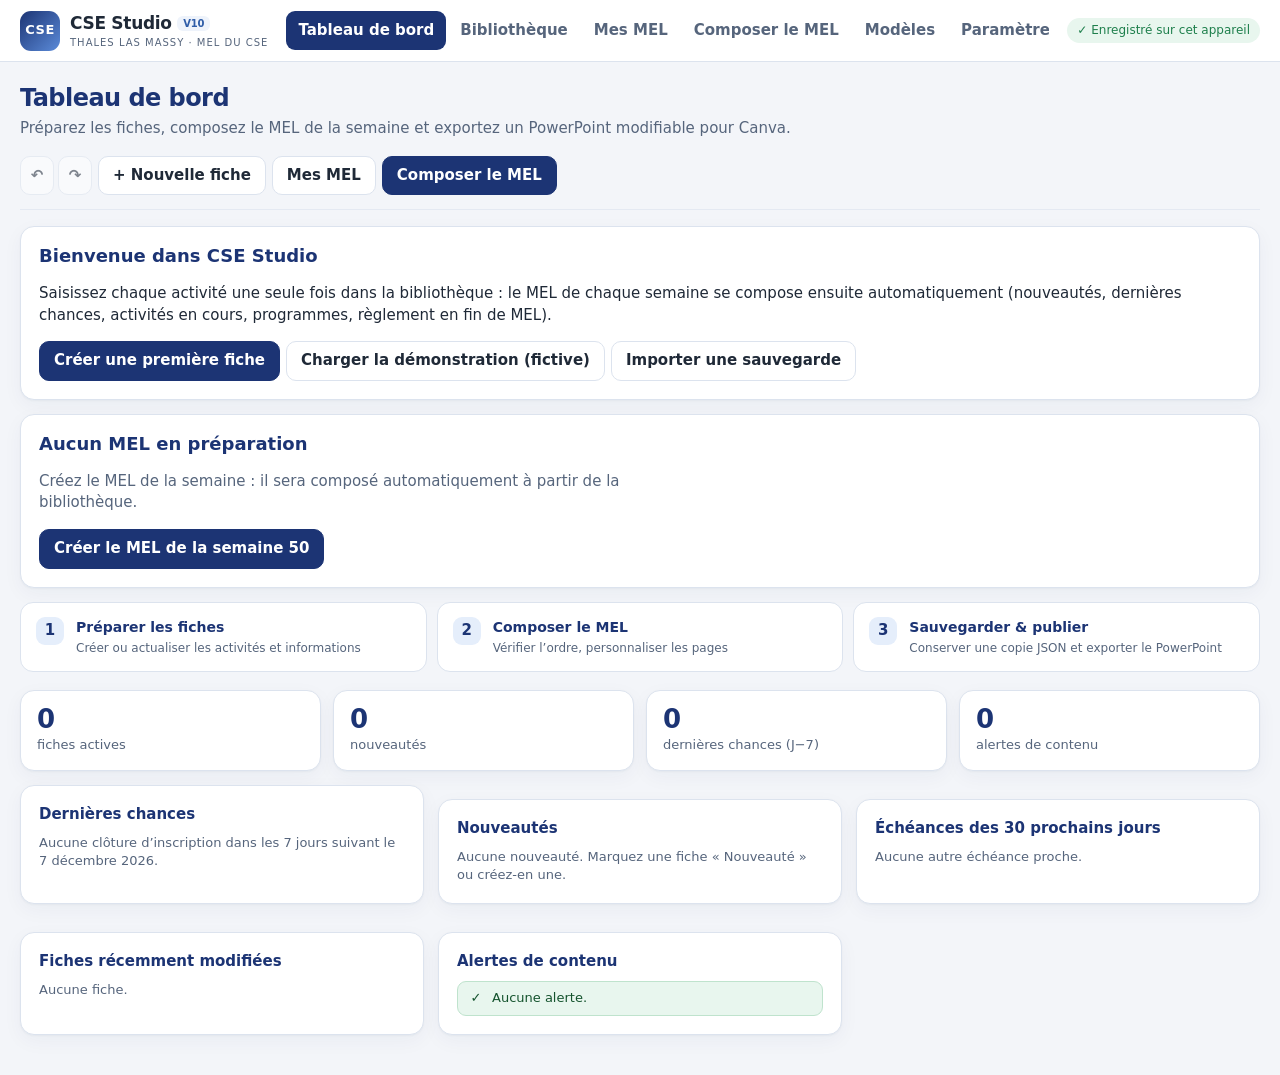
<file: index.html>
<!doctype html>
<html lang="fr">
<head>
  <meta charset="utf-8">
  <meta name="viewport" content="width=device-width, initial-scale=1">
  <meta name="theme-color" content="#1C3474">
  <meta name="description" content="CSE Studio V10 : fiches d’activités et composition du MEL hebdomadaire du CSE Thales LAS Massy, export PowerPoint modifiable.">
  <link rel="icon" type="image/svg+xml" href="assets/icon.svg">
  <link rel="stylesheet" href="css/app.css?v=10.0.0">
  <link rel="stylesheet" href="css/slide.css?v=10.0.0">
  <title>CSE Studio V10 · CSE Thales LAS Massy</title>
</head>
<body data-default-route="tableau-de-bord">
  <a class="skip" href="#main">Aller au contenu</a>
  <header class="appbar">
    <a class="brand" href="#/tableau-de-bord" aria-label="CSE Studio, tableau de bord">
      <span class="brand-mark" aria-hidden="true">CSE</span>
      <span class="brand-text"><strong>CSE Studio <span class="ver">V10</span></strong><small>THALES LAS MASSY · MEL DU CSE</small></span>
    </a>
    <nav class="mainnav" aria-label="Navigation principale">
      <a href="#/tableau-de-bord" data-nav="tableau-de-bord">Tableau de bord</a>
      <a href="#/bibliotheque" data-nav="bibliotheque">Bibliothèque</a>
      <a href="#/mels" data-nav="mels">Mes MEL</a>
      <a href="#/mel" data-nav="mel">Composer le MEL</a>
      <a href="#/modeles" data-nav="modeles">Modèles</a>
      <a href="#/parametres" data-nav="parametres">Paramètres</a>
      <a href="#/exports" data-nav="exports">Sauvegardes &amp; exports</a>
    </nav>
    <div class="appbar-right">
      <span id="saveStatus" class="save-status" role="status" aria-live="polite">Chargement…</span>
    </div>
  </header>
  <main id="main" class="app-main" tabindex="-1">
    <div class="boot">
      <p>Chargement de CSE Studio…</p>
      <noscript><p class="alert">JavaScript est nécessaire pour utiliser CSE Studio.</p></noscript>
    </div>
  </main>
  <div id="toasts" class="toasts" aria-live="polite" aria-atomic="false"></div>
  <script src="vendor/jszip.min.js?v=10.0.0" defer></script>
  <script src="vendor/pptxgen.min.js?v=10.0.0" defer></script>
  <script src="js/core/dates.js?v=10.0.0" defer></script>
  <script src="js/pricing.js?v=10.0.0" defer></script>
  <script src="js/engine/metrics.js?v=10.0.0" defer></script>
  <script src="js/core/model.js?v=10.0.0" defer></script>
  <script src="js/core/compose.js?v=10.0.0" defer></script>
  <script src="js/engine/icons.js?v=10.0.0" defer></script>
  <script src="js/engine/layout.js?v=10.0.0" defer></script>
  <script src="js/engine/templates.js?v=10.0.0" defer></script>
  <script src="js/engine/render-html.js?v=10.0.0" defer></script>
  <script src="js/core/images.js?v=10.0.0" defer></script>
  <script src="js/core/migrate.js?v=10.0.0" defer></script>
  <script src="js/core/store.js?v=10.0.0" defer></script>
  <script src="js/core/demo-art.js?v=10.0.0" defer></script>
  <script src="js/core/demo.js?v=10.0.0" defer></script>
  <script src="js/export/pptx.js?v=10.0.0" defer></script>
  <script src="js/cloud-config.js?v=10.0.0" defer></script>
  <script src="js/core/cloud-sync.js?v=10.0.0" defer></script>
  <script src="js/app/ui.js?v=10.0.0" defer></script>
  <script src="js/app/editor.js?v=10.0.0" defer></script>
  <script src="js/app/composer.js?v=10.0.0" defer></script>
  <script src="js/app/views.js?v=10.0.0" defer></script>
  <script src="js/app/issues.js?v=10.0.0" defer></script>
  <script src="js/app/cloud.js?v=10.0.0" defer></script>
  <script src="js/app/main.js?v=10.0.0" defer></script>
</body>
</html>
</file>
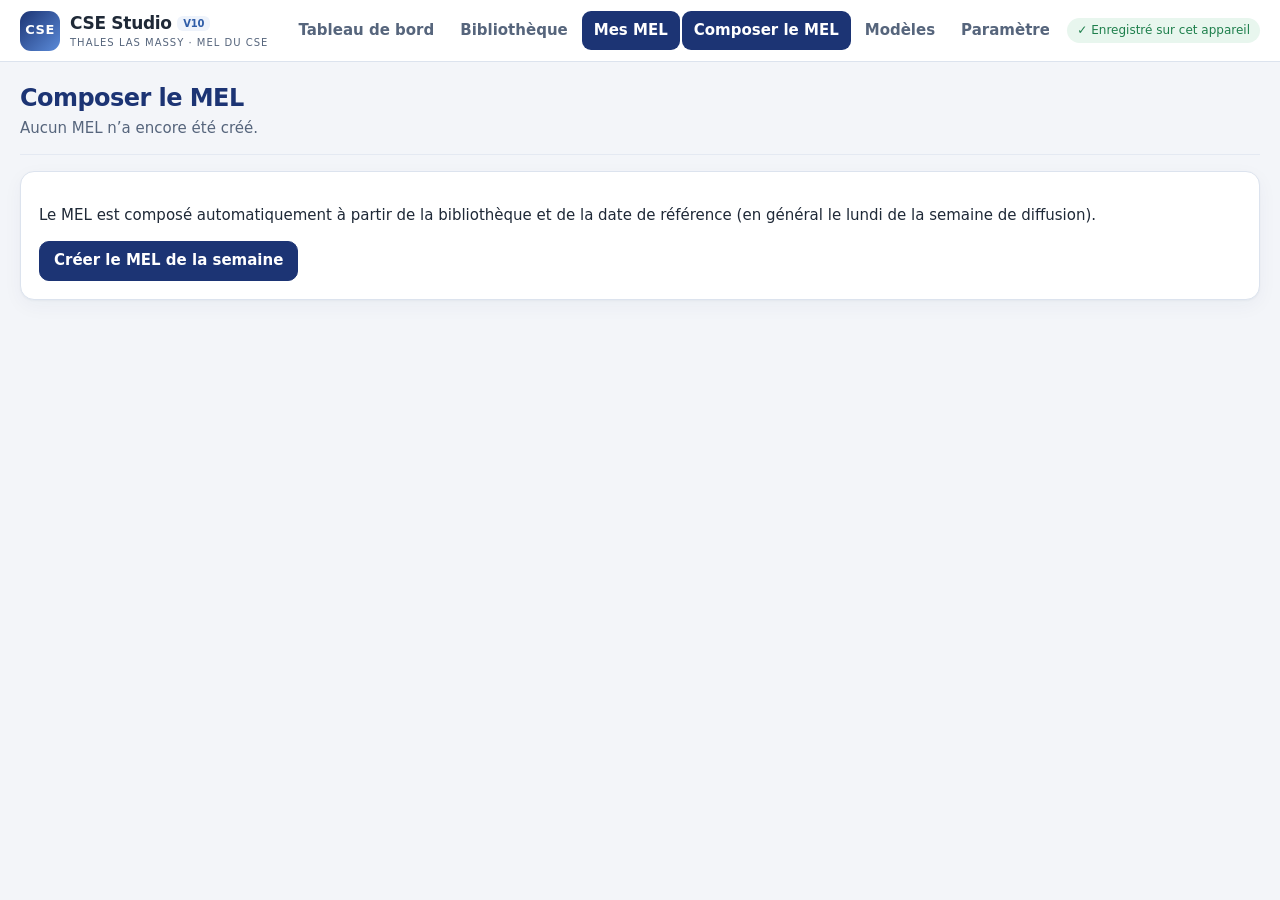
<file: mel.html>
<!doctype html>
<html lang="fr">
<head>
  <meta charset="utf-8">
  <meta name="viewport" content="width=device-width, initial-scale=1">
  <meta name="theme-color" content="#1C3474">
  <meta name="description" content="CSE Studio V10 : fiches d’activités et composition du MEL hebdomadaire du CSE Thales LAS Massy, export PowerPoint modifiable.">
  <link rel="icon" type="image/svg+xml" href="assets/icon.svg">
  <link rel="stylesheet" href="css/app.css?v=10.0.0">
  <link rel="stylesheet" href="css/slide.css?v=10.0.0">
  <title>Composer le MEL · CSE Studio V10</title>
</head>
<body data-default-route="mel">
  <a class="skip" href="#main">Aller au contenu</a>
  <header class="appbar">
    <a class="brand" href="#/tableau-de-bord" aria-label="CSE Studio, tableau de bord">
      <span class="brand-mark" aria-hidden="true">CSE</span>
      <span class="brand-text"><strong>CSE Studio <span class="ver">V10</span></strong><small>THALES LAS MASSY · MEL DU CSE</small></span>
    </a>
    <nav class="mainnav" aria-label="Navigation principale">
      <a href="#/tableau-de-bord" data-nav="tableau-de-bord">Tableau de bord</a>
      <a href="#/bibliotheque" data-nav="bibliotheque">Bibliothèque</a>
      <a href="#/mels" data-nav="mels">Mes MEL</a>
      <a href="#/mel" data-nav="mel">Composer le MEL</a>
      <a href="#/modeles" data-nav="modeles">Modèles</a>
      <a href="#/parametres" data-nav="parametres">Paramètres</a>
      <a href="#/exports" data-nav="exports">Sauvegardes &amp; exports</a>
    </nav>
    <div class="appbar-right">
      <span id="saveStatus" class="save-status" role="status" aria-live="polite">Chargement…</span>
    </div>
  </header>
  <main id="main" class="app-main" tabindex="-1">
    <div class="boot">
      <p>Chargement de CSE Studio…</p>
      <noscript><p class="alert">JavaScript est nécessaire pour utiliser CSE Studio.</p></noscript>
    </div>
  </main>
  <div id="toasts" class="toasts" aria-live="polite" aria-atomic="false"></div>
  <script src="vendor/jszip.min.js?v=10.0.0" defer></script>
  <script src="vendor/pptxgen.min.js?v=10.0.0" defer></script>
  <script src="js/core/dates.js?v=10.0.0" defer></script>
  <script src="js/pricing.js?v=10.0.0" defer></script>
  <script src="js/engine/metrics.js?v=10.0.0" defer></script>
  <script src="js/core/model.js?v=10.0.0" defer></script>
  <script src="js/core/compose.js?v=10.0.0" defer></script>
  <script src="js/engine/icons.js?v=10.0.0" defer></script>
  <script src="js/engine/layout.js?v=10.0.0" defer></script>
  <script src="js/engine/templates.js?v=10.0.0" defer></script>
  <script src="js/engine/render-html.js?v=10.0.0" defer></script>
  <script src="js/core/images.js?v=10.0.0" defer></script>
  <script src="js/core/migrate.js?v=10.0.0" defer></script>
  <script src="js/core/store.js?v=10.0.0" defer></script>
  <script src="js/core/demo-art.js?v=10.0.0" defer></script>
  <script src="js/core/demo.js?v=10.0.0" defer></script>
  <script src="js/export/pptx.js?v=10.0.0" defer></script>
  <script src="js/cloud-config.js?v=10.0.0" defer></script>
  <script src="js/core/cloud-sync.js?v=10.0.0" defer></script>
  <script src="js/app/ui.js?v=10.0.0" defer></script>
  <script src="js/app/editor.js?v=10.0.0" defer></script>
  <script src="js/app/composer.js?v=10.0.0" defer></script>
  <script src="js/app/views.js?v=10.0.0" defer></script>
  <script src="js/app/issues.js?v=10.0.0" defer></script>
  <script src="js/app/cloud.js?v=10.0.0" defer></script>
  <script src="js/app/main.js?v=10.0.0" defer></script>
</body>
</html>
</file>
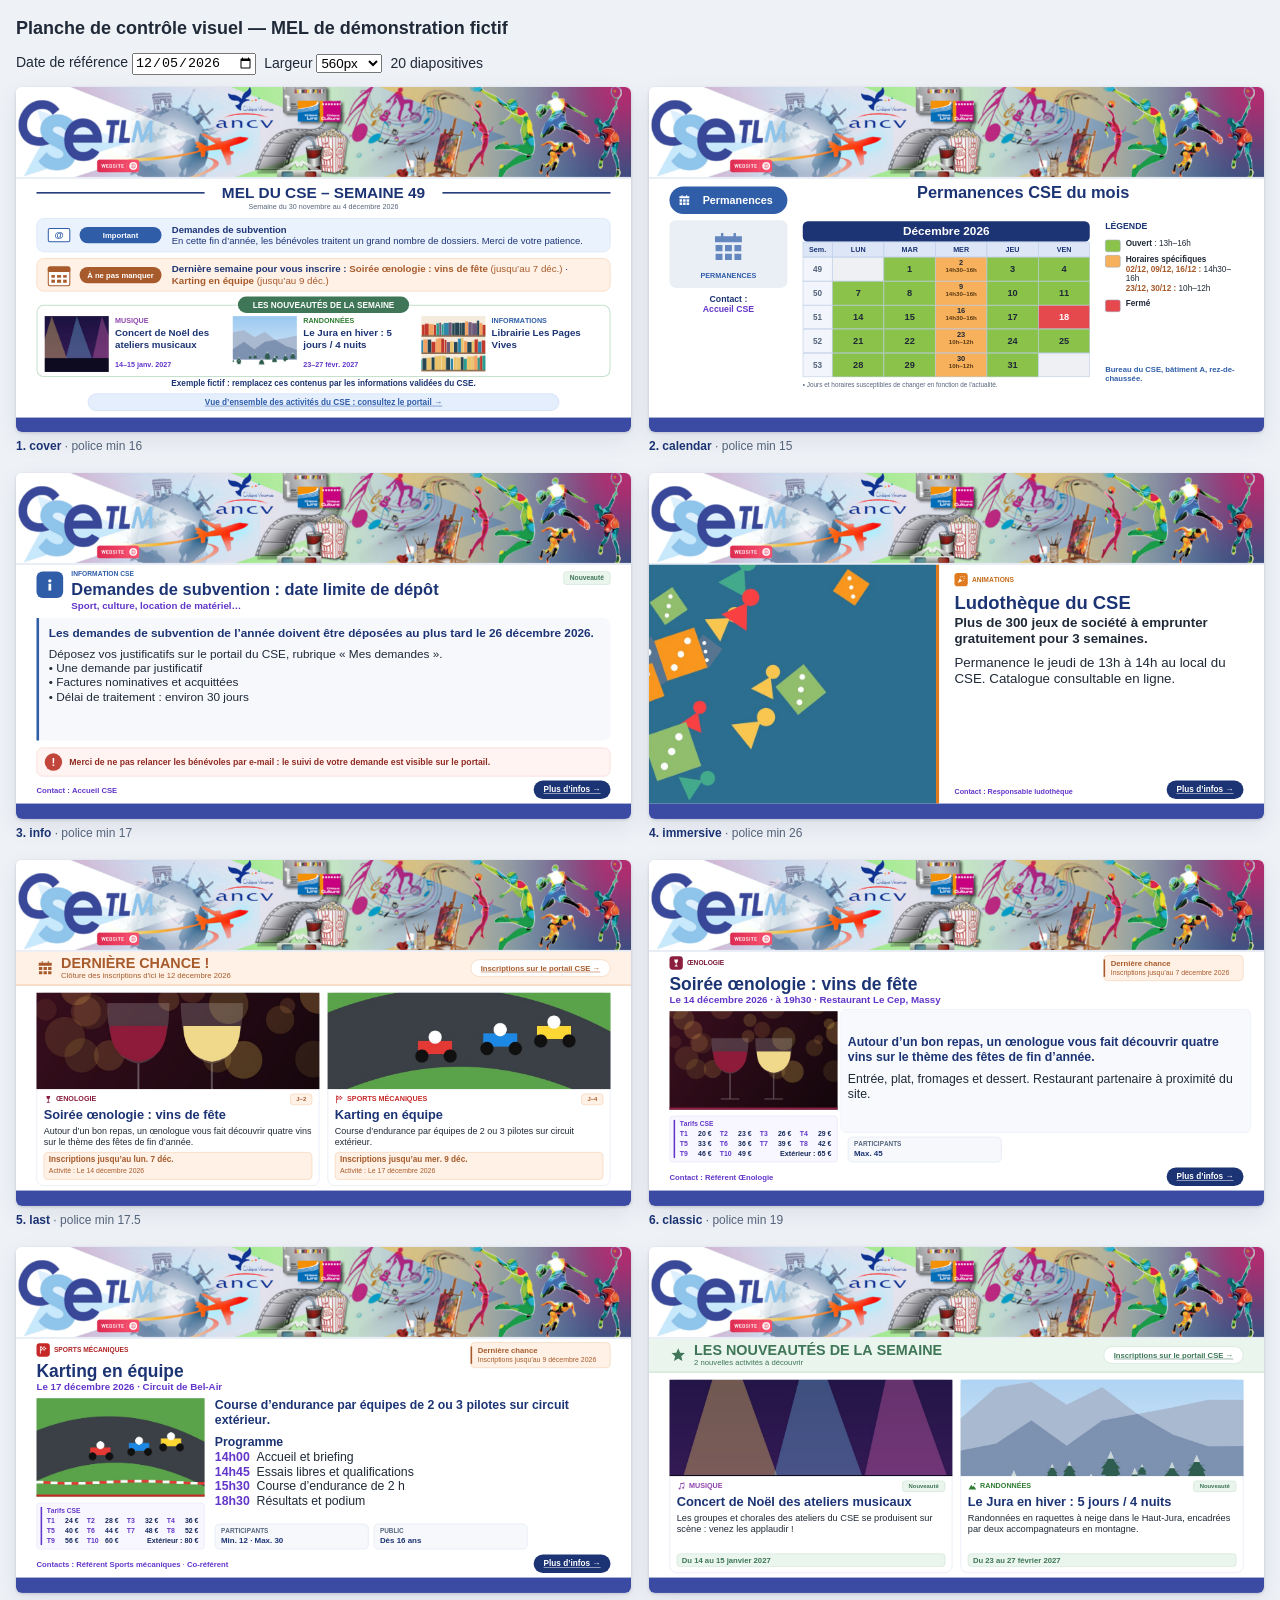
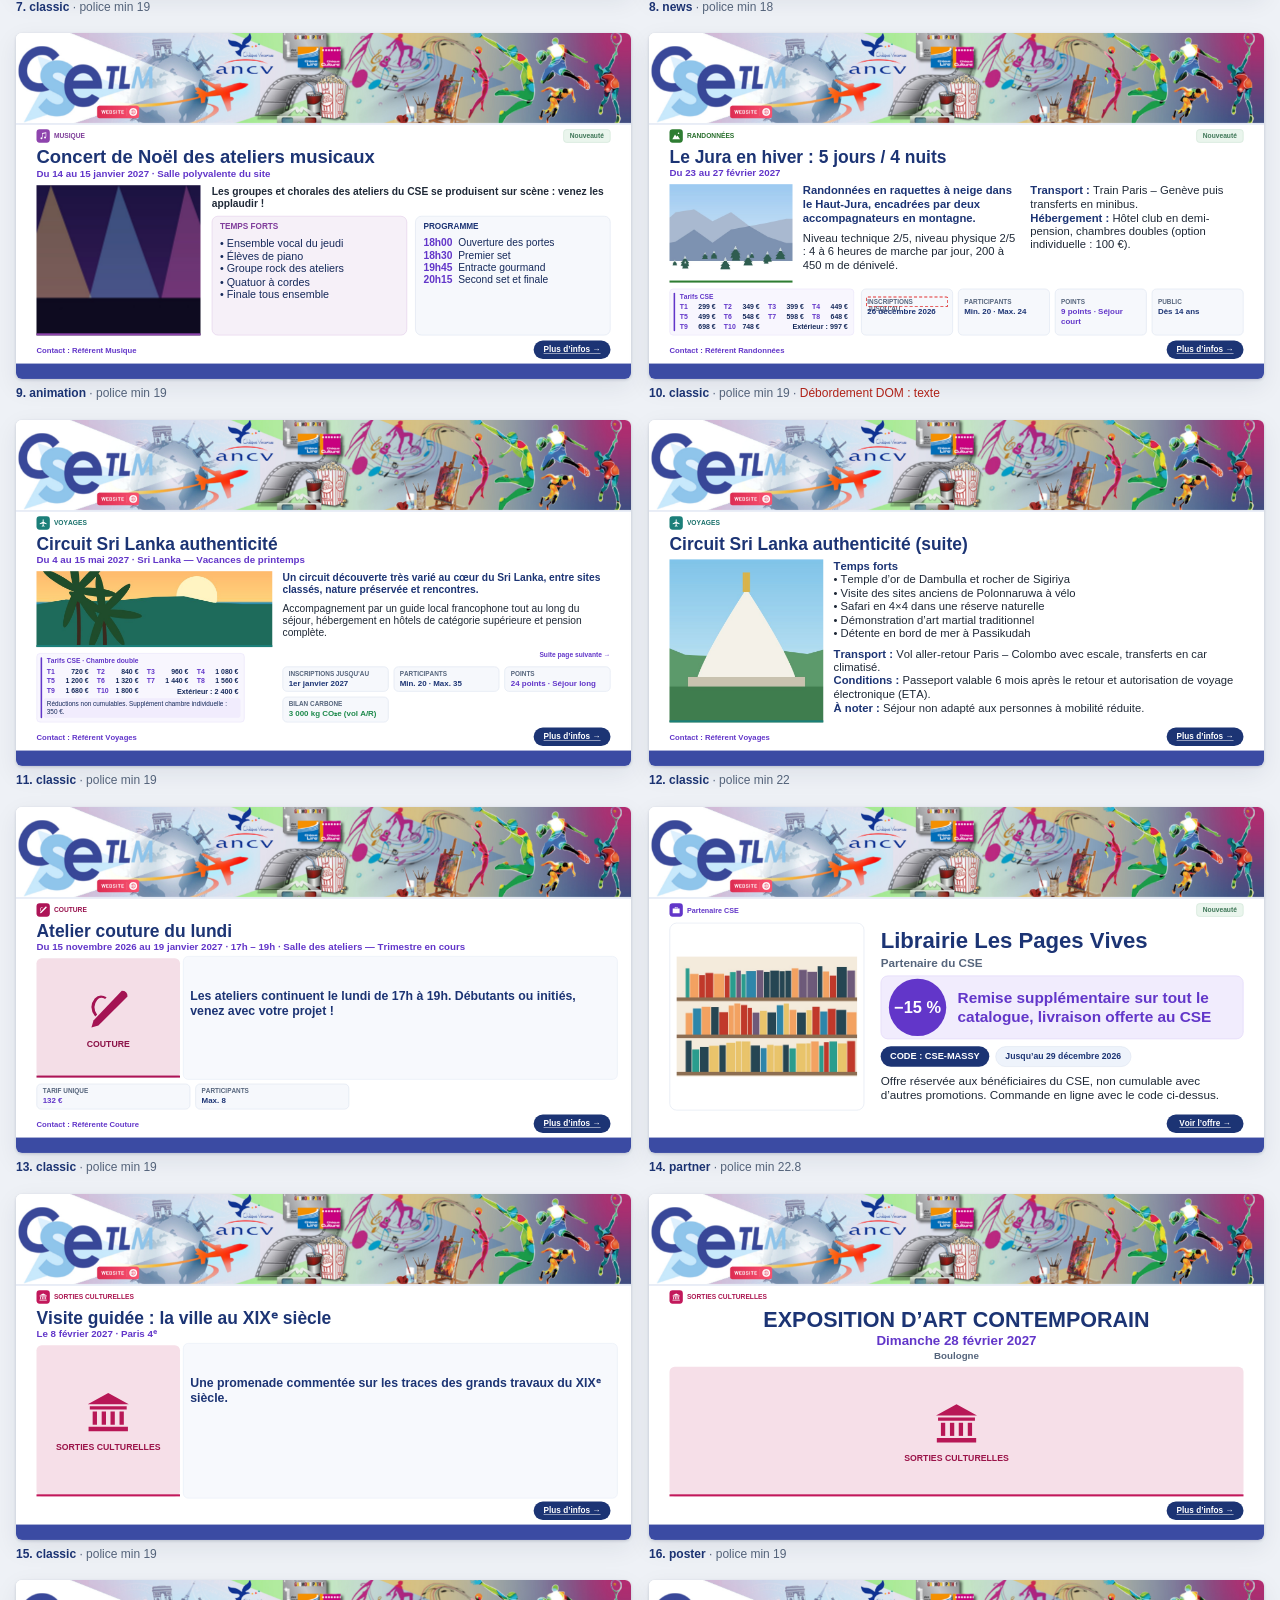
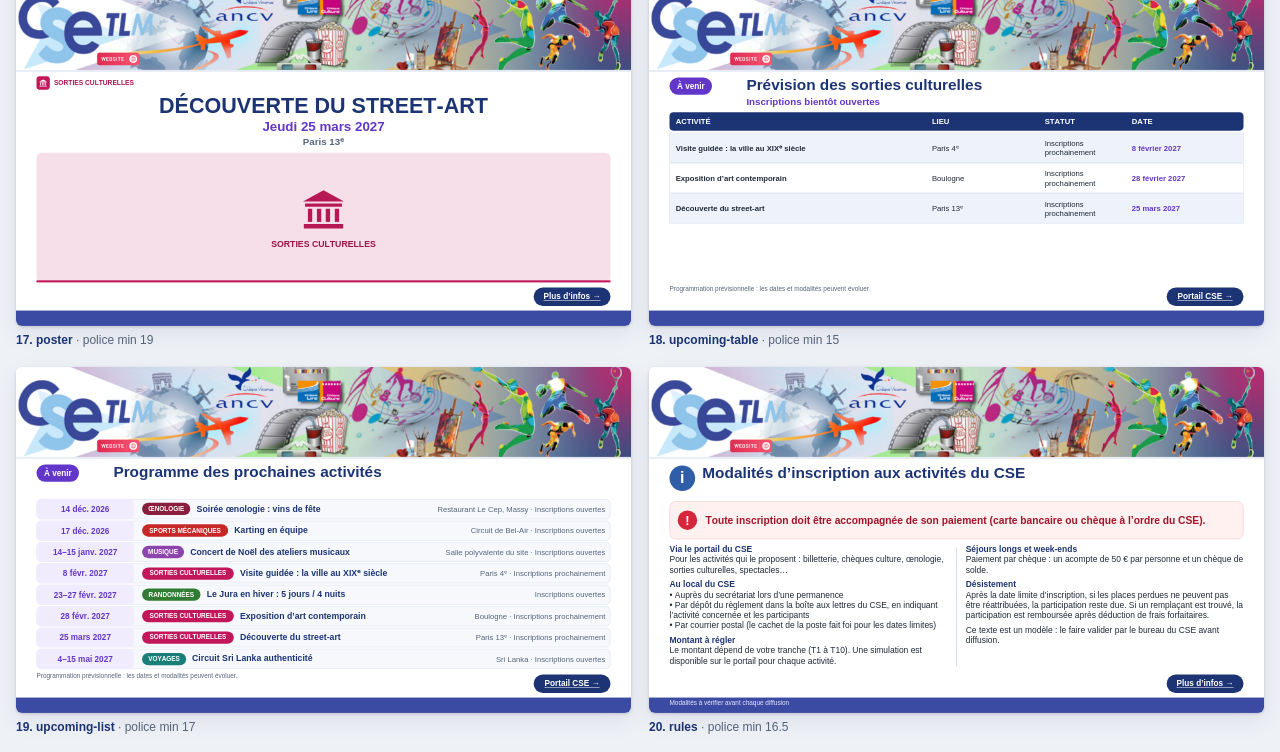
<file: tests/visual.html>
<!doctype html>
<html lang="fr">
<head>
<meta charset="utf-8">
<meta name="viewport" content="width=device-width,initial-scale=1">
<title>CSE Studio V9 · Planche de contrôle visuel</title>
<base href="../">
<link rel="stylesheet" href="css/slide.css">
<style>
  body{margin:0;padding:16px;background:#eef1f6;font:14px/1.4 Arial,sans-serif;color:#1f2937}
  h1{font-size:18px;margin:0 0 12px}
  .grid{display:grid;grid-template-columns:repeat(auto-fill,minmax(var(--w,560px),1fr));gap:18px}
  figure{margin:0}
  figcaption{font-size:12px;color:#56657c;margin-top:6px}
  figcaption b{color:#1c3474}
  .warn{color:#b42318}
  .controls{margin-bottom:12px;display:flex;gap:8px;flex-wrap:wrap;align-items:center}
</style>
</head>
<body>
<h1>Planche de contrôle visuel — MEL de démonstration fictif</h1>
<div class="controls">
  <label>Date de référence <input type="date" id="ref"></label>
  <label>Largeur <select id="w"><option>420px</option><option selected>560px</option><option>800px</option><option>1200px</option></select></label>
  <span id="count"></span>
</div>
<div class="grid" id="grid"></div>
<script src="js/core/dates.js"></script>
<script src="js/pricing.js"></script>
<script src="js/engine/metrics.js"></script>
<script src="js/core/model.js"></script>
<script src="js/core/compose.js"></script>
<script src="js/engine/icons.js"></script>
<script src="js/engine/layout.js"></script>
<script src="js/engine/templates.js"></script>
<script src="js/engine/render-html.js"></script>
<script src="js/core/images.js"></script>
<script src="js/core/demo-art.js"></script>
<script src="js/core/demo.js"></script>
<script src="tests/fixtures/v91-cases.js"></script>
<script src="tests/fixtures/v10-cases.js"></script>
<script>
(function () {
  var C = window.CSE, params = new URLSearchParams(location.search);
  var ref = params.get('ref') || C.dates.todayParis();
  document.getElementById('ref').value = ref;
  function photo(theme) { return params.get('nophoto') ? '' : 'img:demo-' + theme; }
  function draw() {
    var map = {};
    C.demoArt.themes.forEach(function (t) { map['img:demo-' + t] = C.demoArt.paint(t, 900, 600); });
    return C.images.importMap(map).then(function () {
      var p, issue;
      if (params.get('set') === 'cases') { var cs = window.CSE_CASES.build(C, ref, photo); p = cs.project; issue = cs.issue; }
      else if (params.get('set') === 'v10') { var c10 = window.CSE_V10_CASES.build(C, params.get('ref') || '2026-11-09', photo); p = c10.project; issue = c10.issue; }
      else { p = C.demo.build(ref, photo); issue = p.issues[0]; }
      if (params.get('split')) issue.pages.forEach(function (pg) { pg.split = true; });
      if (params.get('numbers')) issue.numbering = true;
      var out = C.templates.renderIssue(p, issue);
      var only = Number(params.get('only') || 0);
      if (only) {
        // Mode capture : une seule diapositive en 1200 × 675, sans légende (comparaison avec PowerPoint).
        var all = []; out.forEach(function (r) { r.slides.forEach(function (s) { all.push(s); }); });
        document.body.style.cssText = 'margin:0;padding:0;background:#fff';
        document.body.replaceChildren();
        var host = document.createElement('div'); host.style.cssText = 'position:relative;width:1200px;height:675px;overflow:hidden';
        document.body.appendChild(host);
        // Capture déterministe : toutes les images de la diapositive sont décodées AVANT le rendu.
        var srcs = all[only - 1].items.filter(function (i) { return i.t === 'image'; }).map(function (i) { return C.renderHTML.resolve(i.src); }).filter(Boolean);
        return Promise.all(srcs.map(function (s) { var im = new Image(); im.src = s; return (im.decode ? im.decode() : Promise.resolve()).catch(function () {}); })).then(function () {
          C.renderHTML.render(all[only - 1], host, { checkOverflow: false });
          host.querySelector('.cse-slide').classList.add('cse-print');
          return Promise.all(Array.prototype.map.call(host.querySelectorAll('img'), function (im) { return im.decode ? im.decode().catch(function () {}) : null; }));
        }).then(function () { window.__ready = true; });
      }
      var grid = document.getElementById('grid'); grid.replaceChildren();
      var n = 0;
      out.forEach(function (r) {
        r.slides.forEach(function (s) {
          n++;
          var fig = document.createElement('figure');
          var frame = document.createElement('div'); frame.className = 'cse-frame';
          fig.appendChild(frame);
          var cap = document.createElement('figcaption');
          grid.appendChild(fig);
          var res = C.renderHTML.render(s, frame, {});
          C.renderHTML.fit(frame);
          var warn = s.warnings.filter(function (w) { return w.level !== 'info'; }).map(function (w) { return w.msg; });
          if (res.domOverflow.length) warn.push('Débordement DOM : ' + res.domOverflow.join(', '));
          cap.innerHTML = '<b>' + n + '. ' + s.templateId + '</b> · police min ' + (s.minBody || '—') + (warn.length ? ' · <span class="warn">' + warn.join(' | ') + '</span>' : '');
          fig.appendChild(cap);
        });
      });
      document.getElementById('count').textContent = n + ' diapositives';
      window.__ready = true;
    });
  }
  document.getElementById('ref').onchange = function (e) { params.set('ref', e.target.value); location.search = params.toString(); };
  document.getElementById('w').onchange = function (e) { document.getElementById('grid').style.setProperty('--w', e.target.value); document.querySelectorAll('.cse-frame').forEach(C.renderHTML.fit); };
  addEventListener('resize', function () { document.querySelectorAll('.cse-frame').forEach(C.renderHTML.fit); });
  C.images.init().then(draw);
})();
</script>
</body>
</html>
</file>
<file: css/app.css>
/* CSE Studio V9 · Interface (bénévoles, ordinateur prioritaire, tablette). */
:root{
  --navy:#1C3474;--blue:#2F5DA8;--blue-50:#EEF3FB;--blue-100:#DCE6F7;--purple:#6236C9;--purple-50:#F1ECFD;
  --green:#1E7F4C;--green-50:#E8F6EE;--orange:#C2590A;--orange-50:#FFF2E0;--red:#C4202F;--red-50:#FDECEC;
  --ink:#1F2937;--muted:#56657C;--line:#DCE3EE;--bg:#F3F5F9;--surface:#FFFFFF;--focus:#F59E0B;
  --radius:12px;--shadow:0 1px 2px rgba(20,35,70,.06),0 4px 14px rgba(20,35,70,.06);
  font-size:15px;
}
*{box-sizing:border-box}
html,body{margin:0;background:var(--bg);color:var(--ink);font:15px/1.45 "Segoe UI",system-ui,-apple-system,Roboto,Arial,sans-serif}
button,input,select,textarea{font:inherit;color:inherit}
a{color:var(--blue)}
:focus-visible{outline:3px solid var(--focus);outline-offset:2px}
.skip{position:absolute;left:-999px;top:8px;background:#fff;padding:8px 12px;border-radius:8px;z-index:100}
.skip:focus{left:8px}
.hidden{display:none!important}
.sr{position:absolute;width:1px;height:1px;overflow:hidden;clip:rect(0 0 0 0)}

/* Barre d'application */
.appbar{position:sticky;top:0;z-index:30;display:flex;align-items:center;gap:18px;height:62px;padding:0 20px;background:#fff;border-bottom:1px solid var(--line)}
.brand{display:flex;align-items:center;gap:10px;text-decoration:none;color:var(--ink);flex:none}
.brand-mark{width:40px;height:40px;border-radius:11px;background:linear-gradient(135deg,var(--navy),#5B8BD9);color:#fff;display:grid;place-items:center;font-weight:900;font-size:13px;letter-spacing:.5px}
.brand-text strong{display:block;font-size:17px;letter-spacing:-.3px}
.brand-text small{display:block;font-size:10px;color:var(--muted);letter-spacing:1px}
.ver{font-size:10px;background:var(--blue-50);color:var(--blue);padding:2px 6px;border-radius:6px;vertical-align:middle}
.mainnav{display:flex;gap:2px;overflow-x:auto;scrollbar-width:thin;flex:1;min-width:0}
.mainnav a{white-space:nowrap;text-decoration:none;color:var(--muted);font-weight:600;padding:9px 12px;border-radius:9px}
.mainnav a:hover{background:var(--blue-50);color:var(--navy)}
.mainnav a[aria-current="page"]{background:var(--navy);color:#fff}
.appbar-right{flex:none;display:flex;align-items:center;gap:10px}
.save-status{font-size:12px;color:var(--green);background:var(--green-50);padding:4px 10px;border-radius:99px;white-space:nowrap}
.save-status.pending{color:var(--muted);background:#EEF0F4}
.save-status.error{color:var(--red);background:var(--red-50)}

.app-main{padding:18px 20px 40px;max-width:1680px;margin:0 auto;outline:none}
.boot{padding:60px;text-align:center;color:var(--muted)}

/* Typographie et blocs */
h1{font-size:24px;margin:0 0 4px;letter-spacing:-.4px;color:var(--navy)}
h2{font-size:18px;margin:0 0 10px;color:var(--navy)}
h3{font-size:15px;margin:0 0 8px;color:var(--navy)}
.lead{color:var(--muted);margin:0 0 16px}
.page-head{display:flex;align-items:flex-end;justify-content:space-between;gap:16px;flex-wrap:wrap;margin-bottom:16px}
.card{background:var(--surface);border:1px solid var(--line);border-radius:var(--radius);box-shadow:var(--shadow);padding:16px}
.card+.card{margin-top:14px}
.grid{display:grid;gap:14px}
.grid.cols-2{grid-template-columns:repeat(auto-fit,minmax(320px,1fr))}
.grid.cols-3{grid-template-columns:repeat(auto-fit,minmax(280px,1fr))}
.grid.cols-4{grid-template-columns:repeat(auto-fit,minmax(220px,1fr))}
.muted{color:var(--muted)}
.small{font-size:13px}
.row{display:flex;gap:10px;align-items:center;flex-wrap:wrap}
.spacer{flex:1}
.alert{border-radius:10px;padding:10px 14px;margin:0 0 12px;border:1px solid}
.alert.info{background:var(--blue-50);border-color:var(--blue-100);color:#1D3D78}
.alert.warn{background:var(--orange-50);border-color:#F6D2A8;color:#7A3A06}
.alert.error{background:var(--red-50);border-color:#F3C1BE;color:#8A1320}
.alert.ok{background:var(--green-50);border-color:#BFE3CD;color:#14532D}

/* Boutons */
.btn{display:inline-flex;align-items:center;justify-content:center;gap:7px;min-height:38px;padding:8px 14px;border-radius:10px;border:1px solid var(--line);background:#fff;color:var(--ink);font-weight:600;cursor:pointer;text-decoration:none;white-space:nowrap}
.btn:hover{background:var(--blue-50);border-color:#C8D5EC}
.btn:disabled{opacity:.55;cursor:not-allowed}
.btn.primary{background:var(--navy);border-color:var(--navy);color:#fff}
.btn.primary:hover{background:#142A5F}
.btn.accent{background:var(--purple);border-color:var(--purple);color:#fff}
.btn.ghost{background:transparent;border-color:transparent}
.btn.danger{color:var(--red);border-color:#F3C1BE;background:#fff}
.btn.danger:hover{background:var(--red-50)}
.btn.small{min-height:30px;padding:4px 10px;font-size:13px;border-radius:8px}
.btn.icon{min-width:34px;padding:4px 8px}
.btn-group{display:inline-flex;gap:6px;flex-wrap:wrap}

/* Formulaires */
.field{display:flex;flex-direction:column;gap:5px;margin-bottom:12px;min-width:0}
.field>label,.field>.label{font-weight:650;font-size:13px;color:#2B3A55}
.field .req{color:var(--red)}
.field small,.help{color:var(--muted);font-size:12px}
.field.invalid input,.field.invalid textarea,.field.invalid select{border-color:var(--red);background:#FFF8F8}
.field .err{color:var(--red);font-size:12px;font-weight:600}
input[type=text],input[type=url],input[type=email],input[type=tel],input[type=number],input[type=date],input[type=month],input[type=time],input[type=search],input:not([type]),select,textarea{
  width:100%;min-height:38px;padding:7px 10px;border:1px solid #CBD5E4;border-radius:9px;background:#fff}
textarea{resize:vertical;min-height:72px;line-height:1.45}
input:focus,select:focus,textarea:focus{border-color:var(--blue);outline:none;box-shadow:0 0 0 3px rgba(47,93,168,.18)}
.cols{display:grid;grid-template-columns:repeat(auto-fit,minmax(170px,1fr));gap:0 12px}
.check{display:flex;gap:8px;align-items:flex-start;font-weight:600;font-size:14px;margin:4px 0 12px;cursor:pointer}
.check input{width:18px;height:18px;margin-top:1px;flex:none}
fieldset{border:1px solid var(--line);border-radius:10px;padding:10px 12px 2px;margin:0 0 12px}
legend{font-weight:700;color:var(--navy);padding:0 6px;font-size:13px}

/* Chips et pastilles */
.chip{display:inline-flex;align-items:center;gap:5px;font-size:12px;font-weight:700;padding:3px 9px;border-radius:99px;background:var(--blue-50);color:var(--navy);white-space:nowrap}
.chip.new{background:var(--green-50);color:var(--green)}
.chip.last{background:#FFE4D6;color:#B23A07}
.chip.ongoing{background:var(--blue-50);color:var(--blue)}
.chip.upcoming{background:var(--purple-50);color:var(--purple)}
.chip.expired,.chip.closed,.chip.archived,.chip.cancelled{background:#EEF0F3;color:#5F6B7D}
.chip.warn{background:var(--orange-50);color:var(--orange)}
.chip.bad{background:var(--red-50);color:var(--red)}
.chip.ok{background:var(--green-50);color:var(--green)}
.dot{width:10px;height:10px;border-radius:50%;display:inline-block;flex:none}

/* Tableau de bord */
.kpis{display:grid;grid-template-columns:repeat(auto-fit,minmax(180px,1fr));gap:12px;margin-bottom:14px}
.kpi{background:#fff;border:1px solid var(--line);border-radius:var(--radius);padding:14px 16px;box-shadow:var(--shadow)}
.kpi b{display:block;font-size:26px;color:var(--navy);line-height:1.1}
.kpi span{color:var(--muted);font-size:13px}
.list{list-style:none;margin:0;padding:0}
.list li{display:flex;gap:10px;align-items:center;padding:8px 0;border-bottom:1px solid #EEF1F6}
.list li:last-child{border-bottom:0}
.list .grow{flex:1;min-width:0}
.list .title{font-weight:650;overflow:hidden;text-overflow:ellipsis;white-space:nowrap;display:block}
.hero{display:grid;grid-template-columns:minmax(0,1.2fr) minmax(0,1fr);gap:18px;align-items:center}
@media (max-width:900px){.hero{grid-template-columns:1fr}}

/* Bibliothèque */
.toolbar{display:flex;gap:10px;flex-wrap:wrap;align-items:flex-end;margin-bottom:14px}
.toolbar .field{margin:0;min-width:150px}
.toolbar .field.grow{flex:1;min-width:220px}
.cards{display:grid;grid-template-columns:repeat(auto-fill,minmax(270px,1fr));gap:14px}
.fcard{background:#fff;border:1px solid var(--line);border-radius:var(--radius);overflow:hidden;box-shadow:var(--shadow);display:flex;flex-direction:column}
.fcard.archived{opacity:.65}
.fcard .thumb{background:#F1F4F9;border-bottom:1px solid var(--line);cursor:pointer}
.fcard .thumb .cse-frame{border-radius:0;box-shadow:none}
.fcard .body{padding:10px 12px;display:flex;flex-direction:column;gap:6px;flex:1}
.fcard .body h3{margin:0;font-size:15px;line-height:1.3}
.fcard .meta{font-size:12px;color:var(--muted)}
.fcard .actions{display:flex;gap:6px;flex-wrap:wrap;padding:0 12px 12px}
.empty{padding:40px 20px;text-align:center;color:var(--muted);border:2px dashed var(--line);border-radius:var(--radius);background:#fff}

/* Éditeur de fiche */
.editor{display:grid;grid-template-columns:minmax(380px,560px) minmax(0,1fr);gap:18px;align-items:start}
@media (max-width:1100px){.editor{grid-template-columns:1fr}.editor .preview-col{position:static!important;order:-1}}
.steps{display:flex;gap:4px;flex-wrap:wrap;margin-bottom:12px}
.steps button{border:1px solid var(--line);background:#fff;border-radius:99px;padding:6px 12px;font-weight:650;font-size:13px;cursor:pointer;color:var(--muted)}
.steps button[aria-selected="true"]{background:var(--navy);border-color:var(--navy);color:#fff}
.steps button .n{display:inline-grid;place-items:center;width:18px;height:18px;border-radius:50%;background:rgba(0,0,0,.08);font-size:11px;margin-right:5px}
.steps button.has-error{border-color:var(--red);color:var(--red)}
.step-nav{display:flex;justify-content:space-between;gap:10px;margin-top:6px}
.preview-col{position:sticky;top:76px;display:flex;flex-direction:column;gap:12px}
.preview-tools{display:flex;gap:8px;flex-wrap:wrap;align-items:flex-end}
.preview-tools .field{margin:0;min-width:160px}
.issues{list-style:none;margin:0;padding:0;display:flex;flex-direction:column;gap:6px}
.issues li{display:flex;gap:8px;align-items:flex-start;font-size:13px;padding:7px 10px;border-radius:9px;background:#F6F8FC;border:1px solid #E5EAF3}
.issues li.block{background:var(--red-50);border-color:#F3C1BE;color:#7F1220}
.issues li.warn{background:var(--orange-50);border-color:#F6D2A8;color:#6E3305}
.issues li.ok{background:var(--green-50);border-color:#BFE3CD;color:#14532D}
.issues li .ic{font-weight:900;flex:none;width:16px;text-align:center}
.issues li .act{margin-left:auto}
.readability{display:inline-flex;align-items:center;gap:6px;font-size:12px;font-weight:700;padding:4px 10px;border-radius:99px}
.readability.good{background:var(--green-50);color:var(--green)}
.readability.ok{background:var(--blue-50);color:var(--blue)}
.readability.dense{background:var(--orange-50);color:var(--orange)}
.readability.bad{background:var(--red-50);color:var(--red)}
.photos{display:grid;grid-template-columns:repeat(auto-fill,minmax(110px,1fr));gap:8px;margin-bottom:10px}
.photo{position:relative;border:1px solid var(--line);border-radius:9px;overflow:hidden;background:#F1F4F9;aspect-ratio:4/3}
.photo img{width:100%;height:100%;object-fit:cover;display:block}
.photo .tools{position:absolute;inset:auto 4px 4px 4px;display:flex;gap:4px;justify-content:flex-end}
.photo .tools button{background:rgba(255,255,255,.92);border:1px solid var(--line);border-radius:6px;font-size:12px;padding:2px 6px;cursor:pointer}
.photo .badge{position:absolute;left:4px;top:4px;background:var(--navy);color:#fff;font-size:11px;padding:1px 6px;border-radius:6px}
.dropzone{border:2px dashed #C2CEE2;border-radius:10px;padding:14px;text-align:center;color:var(--muted);background:#FAFBFE;cursor:pointer}
.dropzone.over{border-color:var(--blue);background:var(--blue-50)}
.contact-row{display:grid;grid-template-columns:1.2fr 1.4fr 1fr 1fr auto;gap:6px;align-items:end;margin-bottom:8px}
.contact-row.two{grid-template-columns:minmax(0,1fr) minmax(0,1.3fr) auto;align-items:start}
.field-msg{display:block;font-size:11.5px;color:var(--muted);margin-top:3px}
.field-msg.warn{color:var(--orange)}
input[aria-invalid="true"]{border-color:#E8A15C;background:#FFFBF5}
.cal-editor button{display:flex;flex-direction:column;align-items:center;justify-content:center;line-height:1.1}
.cal-editor .cal-h{font-size:10px;font-weight:600;color:#5A3A12}
.cat-ico{width:28px;height:28px;border-radius:7px;display:grid;place-items:center}
.cat-ico svg{width:18px;height:18px}
.cat-icon-sel{grid-column:3 / -1;margin-top:4px}
.cat-icon-sel select{min-height:32px;font-size:13px}
@media (max-width:700px){.contact-row{grid-template-columns:1fr 1fr}}
.price-table{width:100%;border-collapse:collapse;font-size:13px;margin:6px 0 12px}
.price-table th,.price-table td{border-bottom:1px solid #EDF0F5;padding:4px 6px;text-align:left}
.price-table td input{min-height:30px;padding:3px 6px}
.price-table .calc{font-weight:700;color:var(--purple)}
.cal-editor{display:grid;grid-template-columns:repeat(5,1fr);gap:4px;margin:8px 0}
.cal-editor .h{font-size:11px;font-weight:800;color:var(--muted);text-align:center}
.cal-editor button{min-height:38px;border:1px solid #C9D3E4;border-radius:7px;background:#fff;font-weight:700;cursor:pointer}
.cal-editor button.out{visibility:hidden}
.legend-row{display:grid;grid-template-columns:44px 1fr auto;gap:6px;align-items:center;margin-bottom:6px}
.legend-row input[type=color]{width:44px;height:36px;padding:2px;border:1px solid #CBD5E4;border-radius:8px;background:#fff}

/* Composer le MEL */
.composer{display:grid;grid-template-columns:minmax(290px,340px) minmax(0,1fr) minmax(300px,380px);gap:14px;align-items:start}
@media (max-width:1350px){.composer{grid-template-columns:minmax(270px,320px) minmax(0,1fr)}.composer .opts-col{grid-column:1 / -1}}
@media (max-width:860px){.composer{grid-template-columns:1fr}}
.pages{list-style:none;margin:0;padding:0;display:flex;flex-direction:column;gap:6px;max-height:calc(100vh - 290px);overflow:auto;padding-right:4px}
.pg{display:grid;grid-template-columns:22px 92px minmax(0,1fr) auto;gap:8px;align-items:center;background:#fff;border:1px solid var(--line);border-radius:10px;padding:6px;cursor:pointer}
.pg:hover{border-color:#B9C8E2}
.pg.active{border-color:var(--navy);box-shadow:0 0 0 2px rgba(28,52,116,.18)}
.pg.excluded{opacity:.55;background:repeating-linear-gradient(45deg,#fff 0 8px,#F5F6F8 8px 16px)}
.pg.dragging{opacity:.4}
.pg.drop-before{box-shadow:0 -3px 0 var(--blue)}
.pg .num{font-size:12px;font-weight:800;color:var(--muted);text-align:center}
.pg .mini{width:92px}
.pg .mini .cse-frame{border-radius:4px;box-shadow:none;border:1px solid var(--line)}
.pg .txt{min-width:0}
.pg .txt b{display:block;font-size:13px;overflow:hidden;text-overflow:ellipsis;white-space:nowrap}
.pg .txt small{display:block;color:var(--muted);font-size:11px;white-space:nowrap;overflow:hidden;text-overflow:ellipsis}
.pg .ops{display:grid;grid-template-columns:repeat(2,26px);gap:2px}
.pg .ops button{border:0;background:transparent;cursor:pointer;font-size:14px;padding:2px 5px;border-radius:6px;color:var(--muted)}
.pg .ops button:hover{background:var(--blue-50);color:var(--navy)}
.stage-head{display:flex;align-items:center;gap:10px;flex-wrap:wrap;margin-bottom:10px}
.stage-head h2{margin:0;font-size:17px;flex:1;min-width:200px}
.slides-strip{display:flex;flex-direction:column;gap:12px}
.part-label{font-size:12px;color:var(--muted);margin:2px 0 4px;font-weight:700}

/* Galerie de modèles */
.tgal{display:grid;grid-template-columns:repeat(auto-fill,minmax(300px,1fr));gap:16px}
.tcard{background:#fff;border:1px solid var(--line);border-radius:var(--radius);overflow:hidden;box-shadow:var(--shadow)}
.tcard .b{padding:10px 14px 14px}
.tcard h3{margin:0 0 4px}
.tcard p{margin:0 0 10px;color:var(--muted);font-size:13px}

/* Paramètres */
.settings{display:grid;grid-template-columns:220px minmax(0,1fr);gap:18px;align-items:start}
@media (max-width:900px){.settings{grid-template-columns:1fr}}
.subnav{position:sticky;top:76px;display:flex;flex-direction:column;gap:2px}
.subnav a{padding:8px 12px;border-radius:9px;text-decoration:none;color:var(--ink);font-weight:600}
.subnav a:hover{background:var(--blue-50)}
.cat-row{display:grid;grid-template-columns:28px 44px minmax(0,1fr) auto auto;gap:8px;align-items:center;padding:6px 0;border-bottom:1px solid #EEF1F6}
.cat-row input[type=color]{width:40px;height:34px;padding:2px;border:1px solid #CBD5E4;border-radius:8px;background:#fff}
.rates{display:grid;grid-template-columns:repeat(5,minmax(0,1fr));gap:8px}
.rates label{font-size:12px;font-weight:700;color:var(--muted)}

/* Dialogues */
dialog{border:0;border-radius:16px;padding:0;max-width:min(980px,calc(100vw - 32px));width:100%;box-shadow:0 20px 60px rgba(0,0,0,.25)}
dialog::backdrop{background:rgba(15,25,50,.55)}
.dlg-head{display:flex;align-items:center;gap:10px;padding:14px 18px;border-bottom:1px solid var(--line)}
.dlg-head h2{margin:0;flex:1}
.dlg-body{padding:16px 18px;max-height:calc(100vh - 200px);overflow:auto}
.dlg-foot{display:flex;justify-content:flex-end;gap:8px;padding:12px 18px;border-top:1px solid var(--line);background:#FAFBFD}
dialog.full{max-width:none;width:100vw;height:100vh;max-height:none;margin:0;border-radius:0;background:#0F172A}
dialog.full .dlg-head{background:#0F172A;color:#fff;border-color:#24304A}
dialog.full .dlg-head h2{color:#fff}
dialog.full .dlg-body{max-height:none;height:calc(100vh - 64px);display:flex;align-items:center;justify-content:center}
.show-frame{width:min(100%,calc((100vh - 110px) * 16 / 9))}
.picker{list-style:none;margin:0;padding:0;display:flex;flex-direction:column;gap:6px;max-height:50vh;overflow:auto}
.picker li label{display:flex;gap:10px;align-items:center;padding:8px 10px;border:1px solid var(--line);border-radius:9px;cursor:pointer}
.picker li label:hover{background:var(--blue-50)}

/* Notifications */
.toasts{position:fixed;right:16px;bottom:16px;display:flex;flex-direction:column;gap:8px;z-index:200;max-width:min(420px,calc(100vw - 32px))}
.toast{background:var(--navy);color:#fff;padding:10px 14px;border-radius:10px;box-shadow:0 8px 24px rgba(0,0,0,.2);font-size:14px;animation:tin .18s ease-out}
.toast.error{background:#9F1B2A}
.toast.ok{background:#14532D}
@keyframes tin{from{transform:translateY(8px);opacity:0}to{transform:none;opacity:1}}

/* Impression du MEL en PDF */
#printRoot{display:none}
@media print{
  @page{size:13.333in 7.5in;margin:0}
  body *{visibility:hidden}
  #printRoot,#printRoot *{visibility:visible}
  #printRoot{display:block;position:absolute;left:0;top:0;width:100%}
  #printRoot .print-page{width:13.333in;height:7.5in;position:relative;overflow:hidden;page-break-after:always;break-after:page}
  #printRoot .cse-slide{transform:scale(1.0667);transform-origin:0 0}
  .appbar,.toasts{display:none}
}

/* V9.3 – collage d’image et sélection d’une plage de permanence */
.pastezone {border:1px dashed #9aabce; border-radius:9px; padding:12px; color:#25477f; margin:8px 0; background:#f6f9fd; cursor:text; font-size:.88rem}
.pastezone:focus {outline:3px solid #80a7e3; outline-offset:2px; background:#fff}
.cal-range {margin-top:14px; border:1px solid #d8e3f4; border-radius:10px; padding:12px}
.cal-range .cols {margin-bottom:8px}

/* V9.4 — sections éditoriales du compositeur MEL. */
.pages .section-heading { list-style: none; display: block; margin: 14px 0 6px; padding: 8px 10px;
  background: #eaf0fa; color: #243b72; border-left: 3px solid #3b4ba3;
  border-radius: 6px; font-weight: 750; font-size: 13px; letter-spacing: .01em; cursor: default; }
.pages .section-heading:first-child { margin-top: 0; }
.pages .pg button:disabled { opacity: .3; cursor: not-allowed; }

/* V9.5 — navigation éditoriale, accessibilité et mise en page adaptative */
.workflow{display:grid;grid-template-columns:repeat(3,minmax(0,1fr));gap:10px;margin:0 0 18px}
.workflow-step{display:flex;align-items:flex-start;gap:12px;padding:14px 15px;border:1px solid var(--line);border-radius:13px;background:#fff;text-decoration:none;color:var(--ink);transition:background .15s,border-color .15s,transform .15s}
.workflow-step:hover{background:#F5F8FD;border-color:#A9BFE3;transform:translateY(-1px)}
.workflow-number{width:28px;height:28px;display:grid;place-items:center;border-radius:9px;background:#E5EEFB;color:var(--navy);font-weight:800;flex:none}
.workflow-step b{display:block;color:var(--navy);font-size:14px}
.workflow-step small{display:block;font-size:12px;color:var(--muted);line-height:1.45;margin-top:3px}
.mel-review{padding:8px 10px;background:#EBF7EE;border:1px solid #BFE3C9;color:#215E3B;border-radius:8px;margin:0 0 12px}
.mel-review.pending{background:#FFF6E8;border-color:#F5D6AA;color:#85551B}
button:focus-visible,a:focus-visible,input:focus-visible,textarea:focus-visible,select:focus-visible,[role=button]:focus-visible,.pg:focus-visible{outline:3px solid #688ED7;outline-offset:2px}
button:disabled{opacity:.48;cursor:not-allowed}
.composer .opts-col{scroll-margin-top:92px}
@media(max-width:900px){.workflow{grid-template-columns:1fr}.workflow-step{padding:10px 12px}}
@media(max-width:860px){.pages{max-height:410px}.pg{grid-template-columns:20px 80px minmax(0,1fr) auto}.pg .mini{width:80px}}
@media(prefers-reduced-motion:reduce){.workflow-step{transition:none}.workflow-step:hover{transform:none}}

/* V9.6 — harmonisation des écrans de production du MEL.
   Styles applicatifs uniquement : aucune géométrie des slides exportées n'est altérée. */
:root{--radius:14px;--shadow:0 1px 2px rgba(21,42,83,.04),0 6px 20px rgba(21,42,83,.045)}
.app-main{padding-top:22px}
.page-head{padding-bottom:14px;border-bottom:1px solid #E4E9F2}
.page-head h1{letter-spacing:-.55px;line-height:1.18}
.page-head .lead{margin:5px 0 0;line-height:1.48}
.card{padding:18px}
.card h2{line-height:1.25}
.field{gap:6px;margin-bottom:14px}
.field>label,.field>.label{font-size:13.5px}
.field small,.help{line-height:1.45}
.btn{transition:background-color .12s ease,border-color .12s ease,box-shadow .12s ease}
.btn:active:not(:disabled){box-shadow:inset 0 1px 3px rgba(20,35,70,.12)}
.steps{gap:6px;margin-bottom:16px}
.steps button{padding:8px 12px;background:#FAFCFF;border-color:#DCE4F0}
.steps button[aria-selected="true"]{box-shadow:0 2px 8px rgba(28,52,116,.17)}
.steps button .n{background:#E8EEF8;color:var(--navy)}
.steps button[aria-selected="true"] .n{background:rgba(255,255,255,.18);color:#fff}
.preview-tools{padding-top:4px}
.preview-tools .btn{min-height:40px}
.preview-col>.card{border-color:#D7E0EF}
.readability{border:1px solid rgba(0,0,0,.045)}
.chip.last{background:#FFF1E5;color:#A75B2C}
.chip.new{background:#EAF5ED;color:#3E7657}
.fcard{border-color:#DBE3F0;transition:border-color .14s ease,box-shadow .14s ease}
.fcard:hover{border-color:#B9CBE5;box-shadow:0 2px 4px rgba(20,35,70,.05),0 9px 24px rgba(20,35,70,.08)}
.fcard .body{padding:13px 14px 10px;gap:8px}
.fcard .body h3{font-size:16px}
.fcard .actions{padding:0 14px 14px}
.pg{min-height:70px;gap:10px;padding:8px;border-color:#E0E7F0;transition:background-color .12s ease,border-color .12s ease}
.pg:hover{background:#F8FAFE}
.pg.active{border-color:#6B8AC8;background:#F5F8FE;box-shadow:0 0 0 2px rgba(47,93,168,.12)}
.pg .txt b{white-space:normal;display:-webkit-box;-webkit-box-orient:vertical;-webkit-line-clamp:2;line-clamp:2;line-height:1.3}
.pg .txt small{margin-top:3px}
.pg .ops button{min-height:27px;min-width:27px}
.pages .section-heading{background:#F0F4FB;border-left-width:4px;margin-top:18px}
.pages .section-heading:first-child{margin-top:0}
.mel-review{line-height:1.5}
.cal-range{background:#FBFCFF}
.cal-editor button:hover:not(.out){border-color:#6E90C7;box-shadow:inset 0 0 0 1px #A6BBDA}
.cal-editor button:focus-visible{outline:3px solid var(--focus);outline-offset:1px}
@media(max-width:960px){
  .appbar{gap:10px;padding:0 12px}
  .mainnav a{padding:8px 9px}
  .appbar-right .save-status{max-width:130px;overflow:hidden;text-overflow:ellipsis}
  .card{padding:14px}
}
@media(max-width:620px){
  .app-main{padding:12px 10px 28px}
  .brand-text small{display:none}
  .brand-text strong{font-size:14px}
  .brand-mark{width:34px;height:34px}
  .appbar{height:58px}
  .toolbar .field{width:100%;min-width:0}
  .btn-group{gap:5px}
  .page-head .btn-group .btn{white-space:normal}
  .editor{grid-template-columns:minmax(0,1fr)}
  .steps button{padding:7px 10px}
  .composer{grid-template-columns:minmax(0,1fr)}
  .composer .opts-col{grid-column:auto}
  .pg{grid-template-columns:20px 72px minmax(0,1fr) auto;gap:6px}
  .pg .mini{width:72px}
  .pg .ops{grid-template-columns:repeat(2,25px)}
  .rates{grid-template-columns:repeat(2,minmax(0,1fr))}
  .cat-row{grid-template-columns:26px 38px minmax(0,1fr) auto}
}
@media(prefers-reduced-motion:reduce){
  .btn,.fcard,.pg{transition:none}
}

/* ===================== V10 ===================== */
/* Compositeur : pages · grand aperçu · propriétés */
.composer{grid-template-columns:minmax(260px,300px) minmax(0,1fr) minmax(360px,440px)}
@media (max-width:1400px){.composer{grid-template-columns:minmax(250px,290px) minmax(0,1fr)}.composer .opts-col{grid-column:1 / -1}}
@media (max-width:860px){.composer{grid-template-columns:1fr}}
.stage-col{position:sticky;top:74px}
@media (max-width:1400px){.stage-col{position:static}}
.props{display:flex;flex-direction:column;gap:8px}
.props-head{display:flex;justify-content:space-between;align-items:baseline;gap:10px;flex-wrap:wrap}
.props-head h2{margin:0;font-size:17px}
.props-form .steps{flex-wrap:wrap}
.layout-opts{border:1px solid var(--line);border-radius:10px;padding:6px 10px;background:#FAFBFD}
.layout-opts summary{cursor:pointer;font-weight:600;font-size:13px;color:var(--navy)}
.layout-opts[open]{padding-bottom:10px}
.scope-switch{display:grid;grid-template-columns:1fr 1fr;gap:6px;margin:4px 0}
.scope-switch button{border:1px solid var(--line);background:#fff;border-radius:10px;padding:8px 10px;text-align:left;cursor:pointer;display:flex;flex-direction:column;gap:2px}
.scope-switch button small{color:var(--muted);font-size:11.5px}
.scope-switch button.on{border-color:var(--navy);background:var(--blue-50);box-shadow:0 0 0 2px rgba(28,52,116,.15)}
.scope-switch button:last-child.on{border-color:#A75B2C;background:#FFF6EE;box-shadow:0 0 0 2px rgba(167,91,44,.15)}
.scope-banner{font-size:13px;line-height:1.45;border-radius:10px;padding:8px 12px;margin:2px 0 8px;border:1px solid}
.scope-banner .btn{margin-left:6px}
.scope-item{background:var(--blue-50);border-color:#C9D7EF;color:var(--navy)}
.scope-page{background:#FFF6EE;border-color:#F1C9A8;color:#7A3F17}
.field.overridden>label,[data-key].overridden>label,[data-key].overridden>h3,[data-key].overridden legend{color:#7A3F17}
.ov-chip{display:inline-block;margin-left:8px;font-size:10.5px;font-weight:700;background:#FFF1E5;color:#A75B2C;border:1px solid #F1C9A8;border-radius:99px;padding:0 7px;vertical-align:middle}
.ov-reset{margin-left:4px;border:0;background:transparent;color:#A75B2C;cursor:pointer;font-size:14px;line-height:1;padding:0 4px;border-radius:5px}
.ov-reset:hover,.ov-reset:focus-visible{background:#FFF1E5}
[data-key].flash{animation:cseflash 1.3s ease-out}
@keyframes cseflash{0%{box-shadow:0 0 0 4px rgba(98,54,201,.45);border-radius:8px}100%{box-shadow:0 0 0 0 rgba(98,54,201,0)}}
@media (prefers-reduced-motion:reduce){[data-key].flash{animation:none;outline:2px solid var(--purple)}}
.chip.ov{background:#FFF1E5;color:#A75B2C}
.chip.st-draft{background:#EEF0F3;color:#4B5563}
.chip.st-review{background:#FFF2E0;color:#9A4A06}
.chip.st-validated{background:var(--blue-50);color:var(--blue)}
.chip.st-published{background:#EAF5ED;color:#2F6B47}
.chip.st-archived{background:#EEF0F3;color:#6B7280}
.frozen-banner{display:flex;flex-wrap:wrap;gap:6px;align-items:center}
.undo-group{display:inline-flex;gap:4px}
.linklike{border:0;background:none;color:var(--blue);cursor:pointer;padding:0 0 0 6px;font:inherit;text-decoration:underline}
.mel-review .linklike{font-weight:600}
.order-list{margin:0 0 8px;padding-left:22px;font-size:13px}
.order-list li{display:flex;align-items:center;gap:4px;padding:2px 0}
.order-list li .grow{flex:1}
.btn.icon.small{padding:2px 7px;font-size:12px}
.upc-row{border-bottom:1px solid #EEF1F6;padding:6px 0}
.sticky-preview{position:sticky;top:74px}
/* Photos : état d'intégration, cadrage, texte alternatif */
.photos{grid-template-columns:repeat(auto-fill,minmax(150px,1fr))}
.photo{aspect-ratio:auto;display:flex;flex-direction:column}
.photo img{aspect-ratio:4/3;height:auto;cursor:crosshair}
.photo .badge.first{left:auto;right:4px}
.photo .badge.st-ready{background:#2F6B47}
.photo .badge.st-remote,.photo .badge.st-missing{background:#B42318}
.photo .badge{top:4px}
.photo.bad{border-color:#E5484D;background:#FFF4F2}
.photo-missing{aspect-ratio:4/3;display:grid;place-items:center;color:#B42318;font-weight:700;font-size:12px;text-align:center;padding:24px 8px 8px;background:repeating-linear-gradient(45deg,#FFF4F2 0 10px,#FDE7E4 10px 20px)}
.photo .tools{inset:auto 4px auto auto;top:30px;flex-direction:column}
.photo-opts,.photo-fix{display:flex;flex-direction:column;gap:4px;padding:6px;background:#fff;border-top:1px solid var(--line)}
.photo-opts select,.photo-opts input{font-size:12px;padding:3px 6px}
.photo-fix .btn{justify-content:center}
/* Mes MEL */
.toolbar{display:flex;gap:10px;flex-wrap:wrap;align-items:center;margin-bottom:12px}
.mel-list{display:flex;flex-direction:column;gap:10px}
.mel-row{display:grid;grid-template-columns:200px minmax(0,1fr) auto;gap:14px;align-items:center}
.mel-row.current{border-color:#6B8AC8;box-shadow:0 0 0 2px rgba(47,93,168,.12)}
.mel-row h3{margin:0;font-size:16px}
.mel-row h3 a{text-decoration:none;color:var(--navy)}
.mel-row .mini .cse-frame{border-radius:6px;box-shadow:none;border:1px solid var(--line)}
.mel-actions{max-width:440px;justify-content:flex-end}
@media (max-width:1000px){.mel-row{grid-template-columns:140px minmax(0,1fr)}.mel-actions{grid-column:1 / -1;justify-content:flex-start;max-width:none}}
@media (max-width:600px){.mel-row{grid-template-columns:1fr}}
/* Rapport de différences et contrôle final */
.report h3{font-size:14px;margin:12px 0 4px}
.report-block.warn h3{color:#9A4A06}
.report-block.ok h3{color:#2F6B47}
.report-block.muted{opacity:.8}
.final-summary{display:grid;grid-template-columns:repeat(auto-fit,minmax(160px,1fr));gap:10px;margin-bottom:10px}
.final-grid{display:grid;grid-template-columns:repeat(auto-fill,minmax(250px,1fr));gap:14px;margin-top:10px}
.final-cell{margin:0}
.final-cell.excluded{opacity:.5}
.final-cell figcaption{display:flex;align-items:center;gap:6px;font-size:12px;margin-top:5px}
.final-cell figcaption .grow{flex:1;min-width:0;overflow:hidden;text-overflow:ellipsis;white-space:nowrap}
.step-body{min-height:120px}

/* V10 : liste des pages plus lisible dans la colonne étroite */
.pages-col .pg{grid-template-columns:18px 76px minmax(0,1fr) auto;gap:7px;padding:6px}
.pages-col .pg .mini{width:76px}
.pages-col .pg .txt b{white-space:normal;display:-webkit-box;-webkit-line-clamp:2;-webkit-box-orient:vertical;line-height:1.25;font-size:12.5px}
.pages-col .pg .ops{grid-template-columns:repeat(2,24px)}
.photo .badge{max-width:calc(100% - 8px);overflow:hidden;text-overflow:ellipsis;white-space:nowrap}
.photo .badge.first{top:auto;bottom:auto;top:26px;left:4px;right:auto;background:var(--navy)}
</file>
<file: css/slide.css>
/* CSE Studio V9 · Rendu des diapositives (géométrie partagée avec l'export PowerPoint).
 * Arial, interligne 1,2, aucune marge interne, pas de crénage : mêmes règles que le PPTX. */
.cse-frame{position:relative;width:100%;aspect-ratio:16/9;overflow:hidden;background:#fff;border-radius:6px;box-shadow:0 1px 3px rgba(20,35,70,.18),0 8px 24px rgba(20,35,70,.08)}
.cse-slide{position:absolute;left:0;top:0;width:1200px;height:675px;transform-origin:0 0;background:#fff;overflow:hidden;
  font-family:Arial,"Liberation Sans",Helvetica,sans-serif;font-kerning:none;font-variant-ligatures:none;letter-spacing:0;-webkit-font-smoothing:antialiased}
.cse-slide>*{position:absolute;box-sizing:border-box;margin:0}
.cse-shape{pointer-events:none}
.cse-shape.cse-act,.cse-text.cse-act{pointer-events:auto;cursor:pointer}
.cse-shape.cse-act:hover{outline:3px solid rgba(47,93,168,.65);outline-offset:-3px}
.cse-img{display:block;pointer-events:none}
.cse-img-broken,.cse-img-missing{background:repeating-linear-gradient(45deg,#eef2f8 0 10px,#e3e9f3 10px 20px)}
.cse-img-missing{display:flex;align-items:center;justify-content:center;color:#6b7a92;font:700 14px Arial,sans-serif}
.cse-text{overflow:visible;white-space:pre-wrap;overflow-wrap:break-word;word-break:normal;display:flex;flex-direction:column;justify-content:flex-start;padding:0}
.cse-text.mid{justify-content:center}
.cse-text-inner{width:100%}
.cse-p{min-height:1em}
.cse-p.cse-gap{min-height:0}
.cse-text a{color:inherit;text-decoration:underline;text-underline-offset:2px}
.cse-text a.cse-mail{text-decoration:none;border-radius:3px}
.cse-text a.cse-mail:hover,.cse-text a.cse-mail:focus-visible{text-decoration:underline;outline:2px solid currentColor;outline-offset:1px}
.cse-path{pointer-events:none;overflow:visible}
.cse-overflow::after,.cse-dom-overflow::after{content:"";position:absolute;inset:-3px;border:2px dashed #e03131;border-radius:4px;pointer-events:none}
.cse-num{right:8px;bottom:8px;background:rgba(0,0,0,.6);color:#fff;font:700 18px Arial;padding:2px 8px;border-radius:6px}
.cse-print .cse-overflow::after,.cse-print .cse-dom-overflow::after{display:none}

/* V10 : aperçu cliquable (clic sur un élément → champ du formulaire). */
.cse-frame.pickable .cse-img{pointer-events:auto}
.cse-frame.pickable [data-field]{cursor:pointer}
.cse-frame.pickable [data-field]:hover{outline:2px solid rgba(98,54,201,.55);outline-offset:2px;border-radius:2px}
.cse-print .cse-frame.pickable [data-field]:hover{outline:none}
</file>
